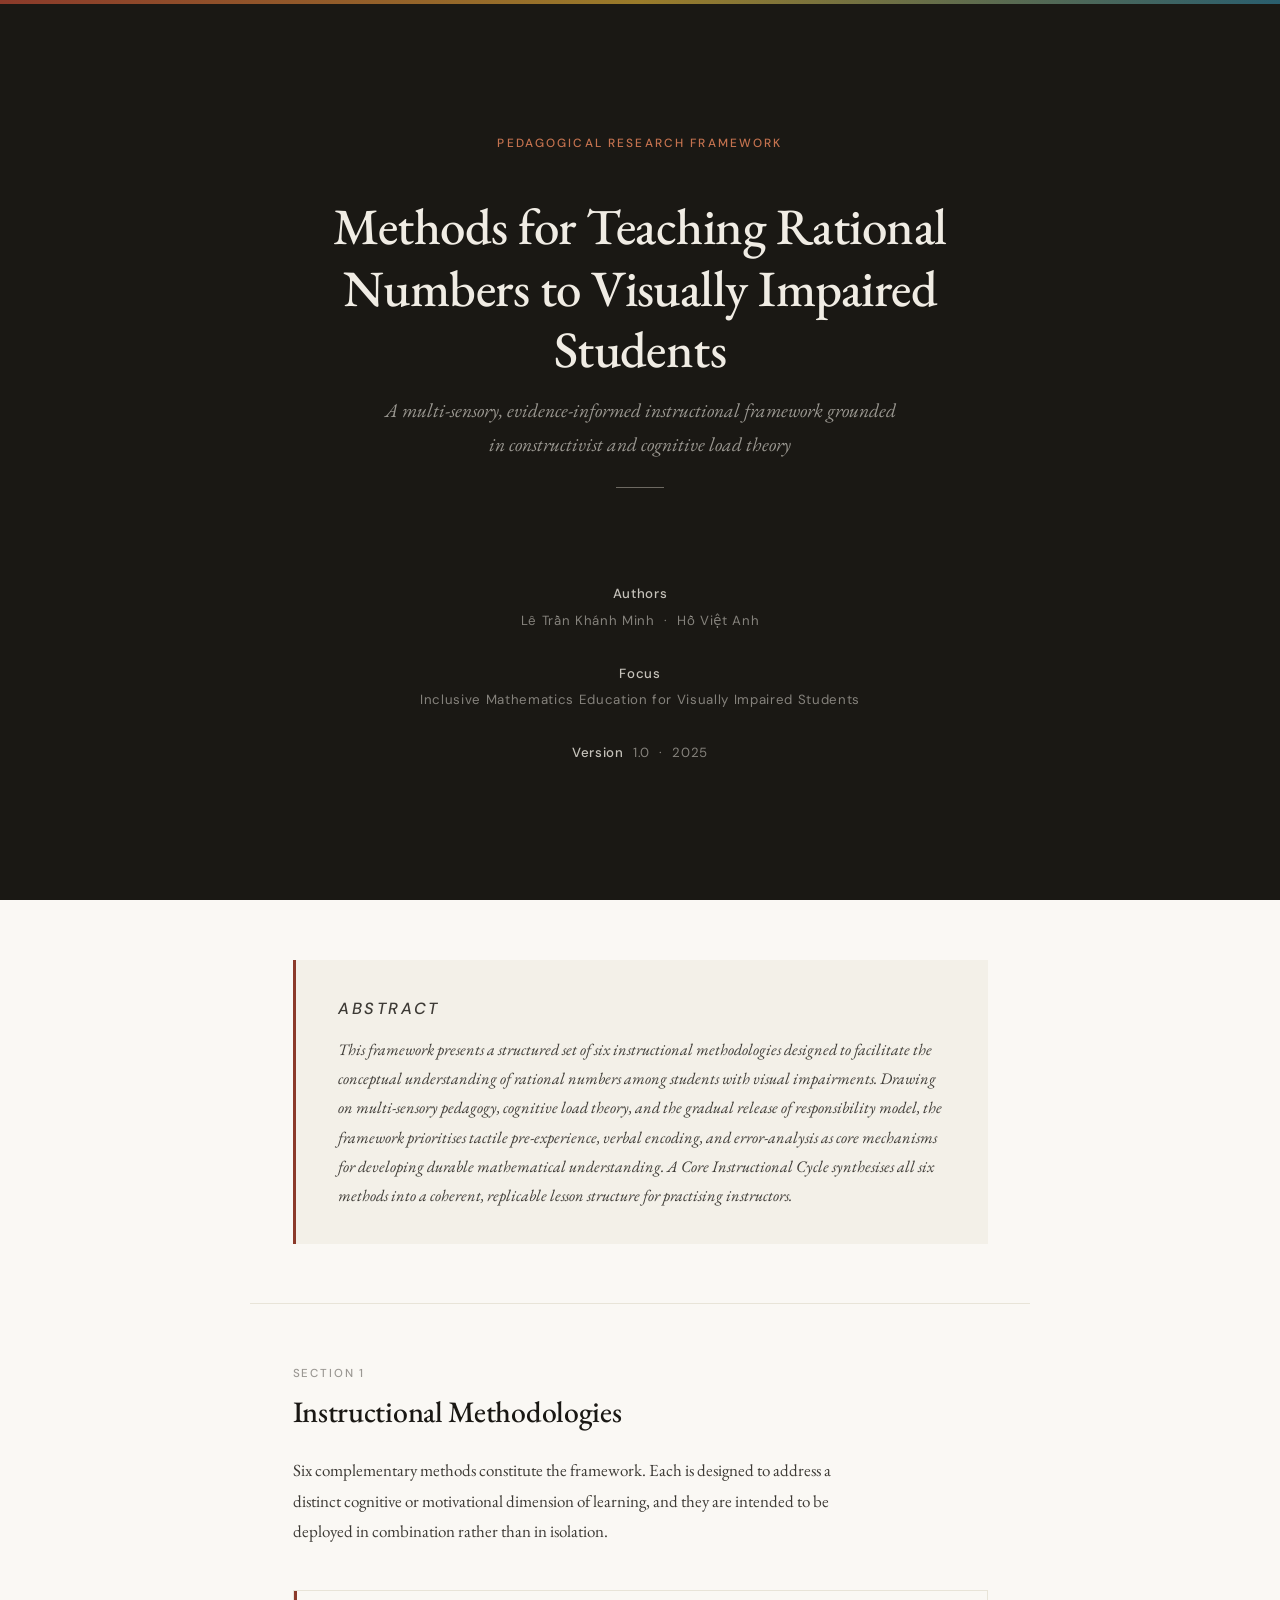
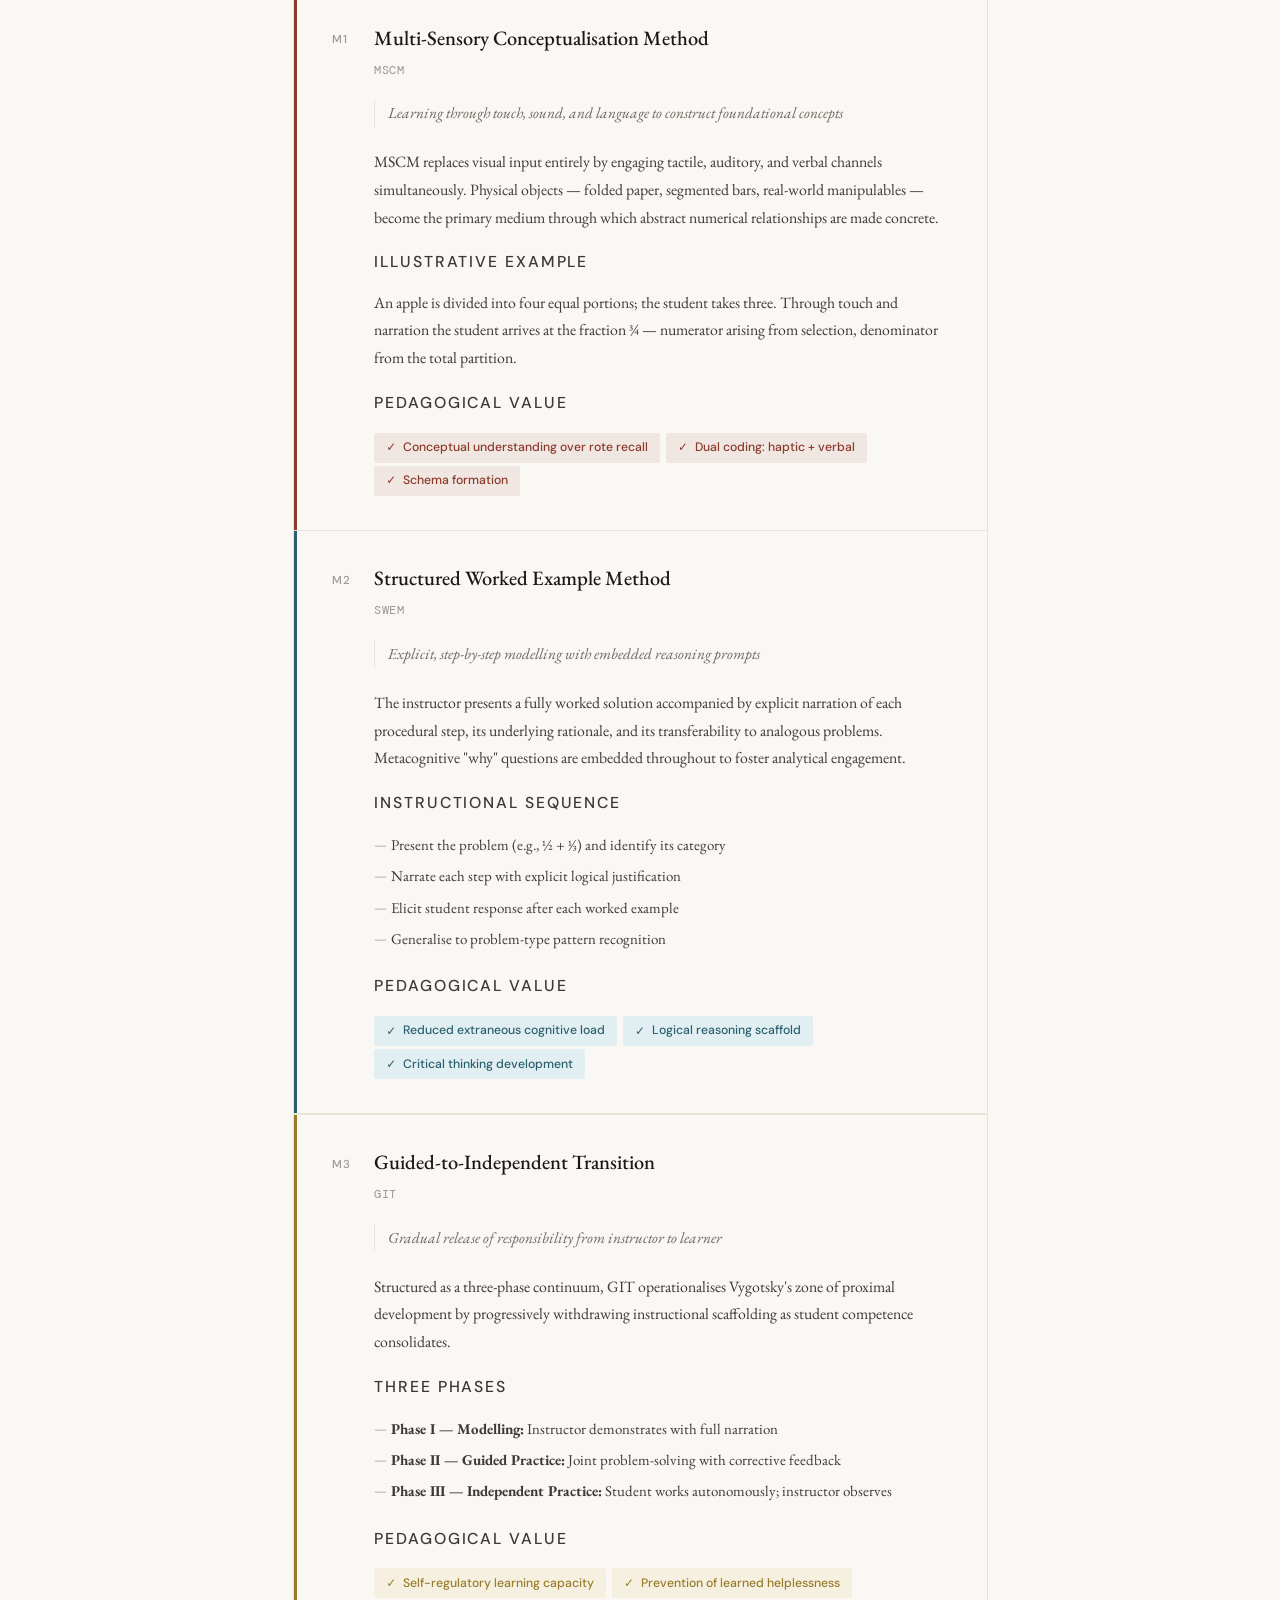
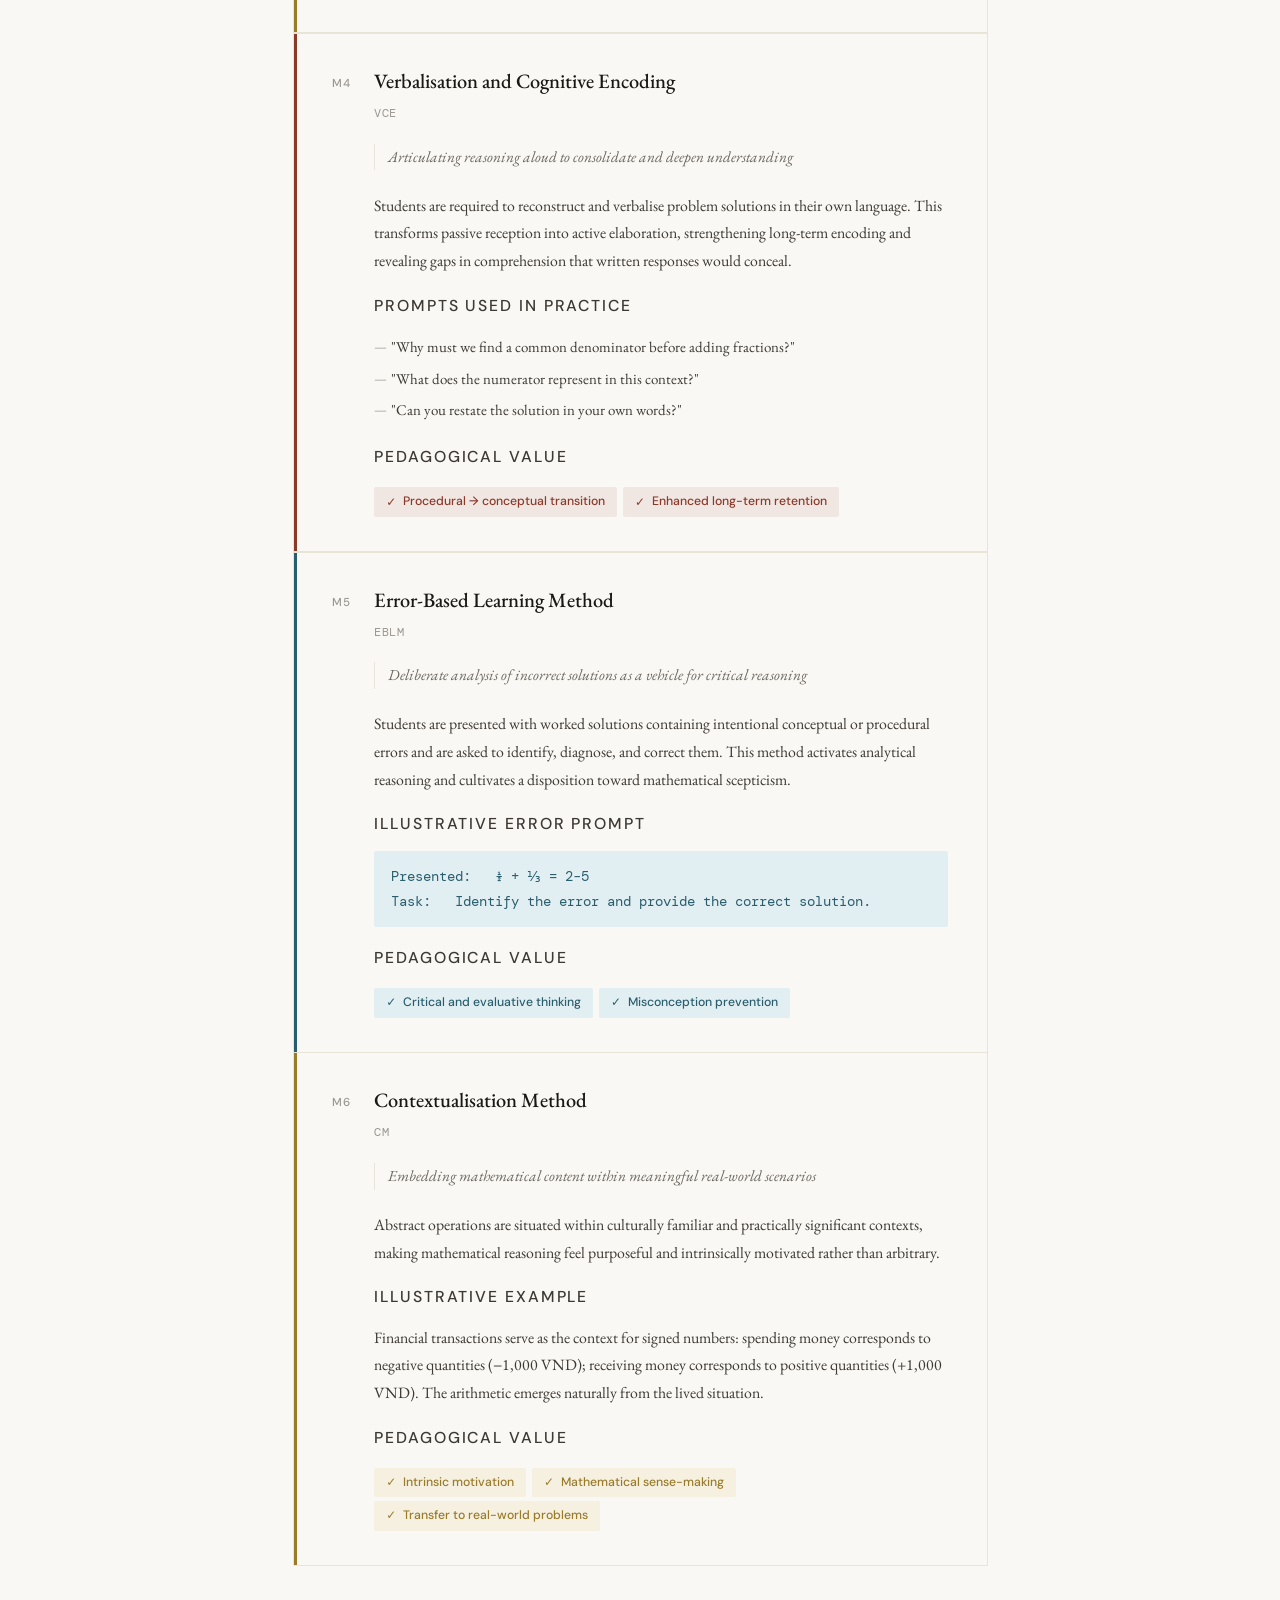
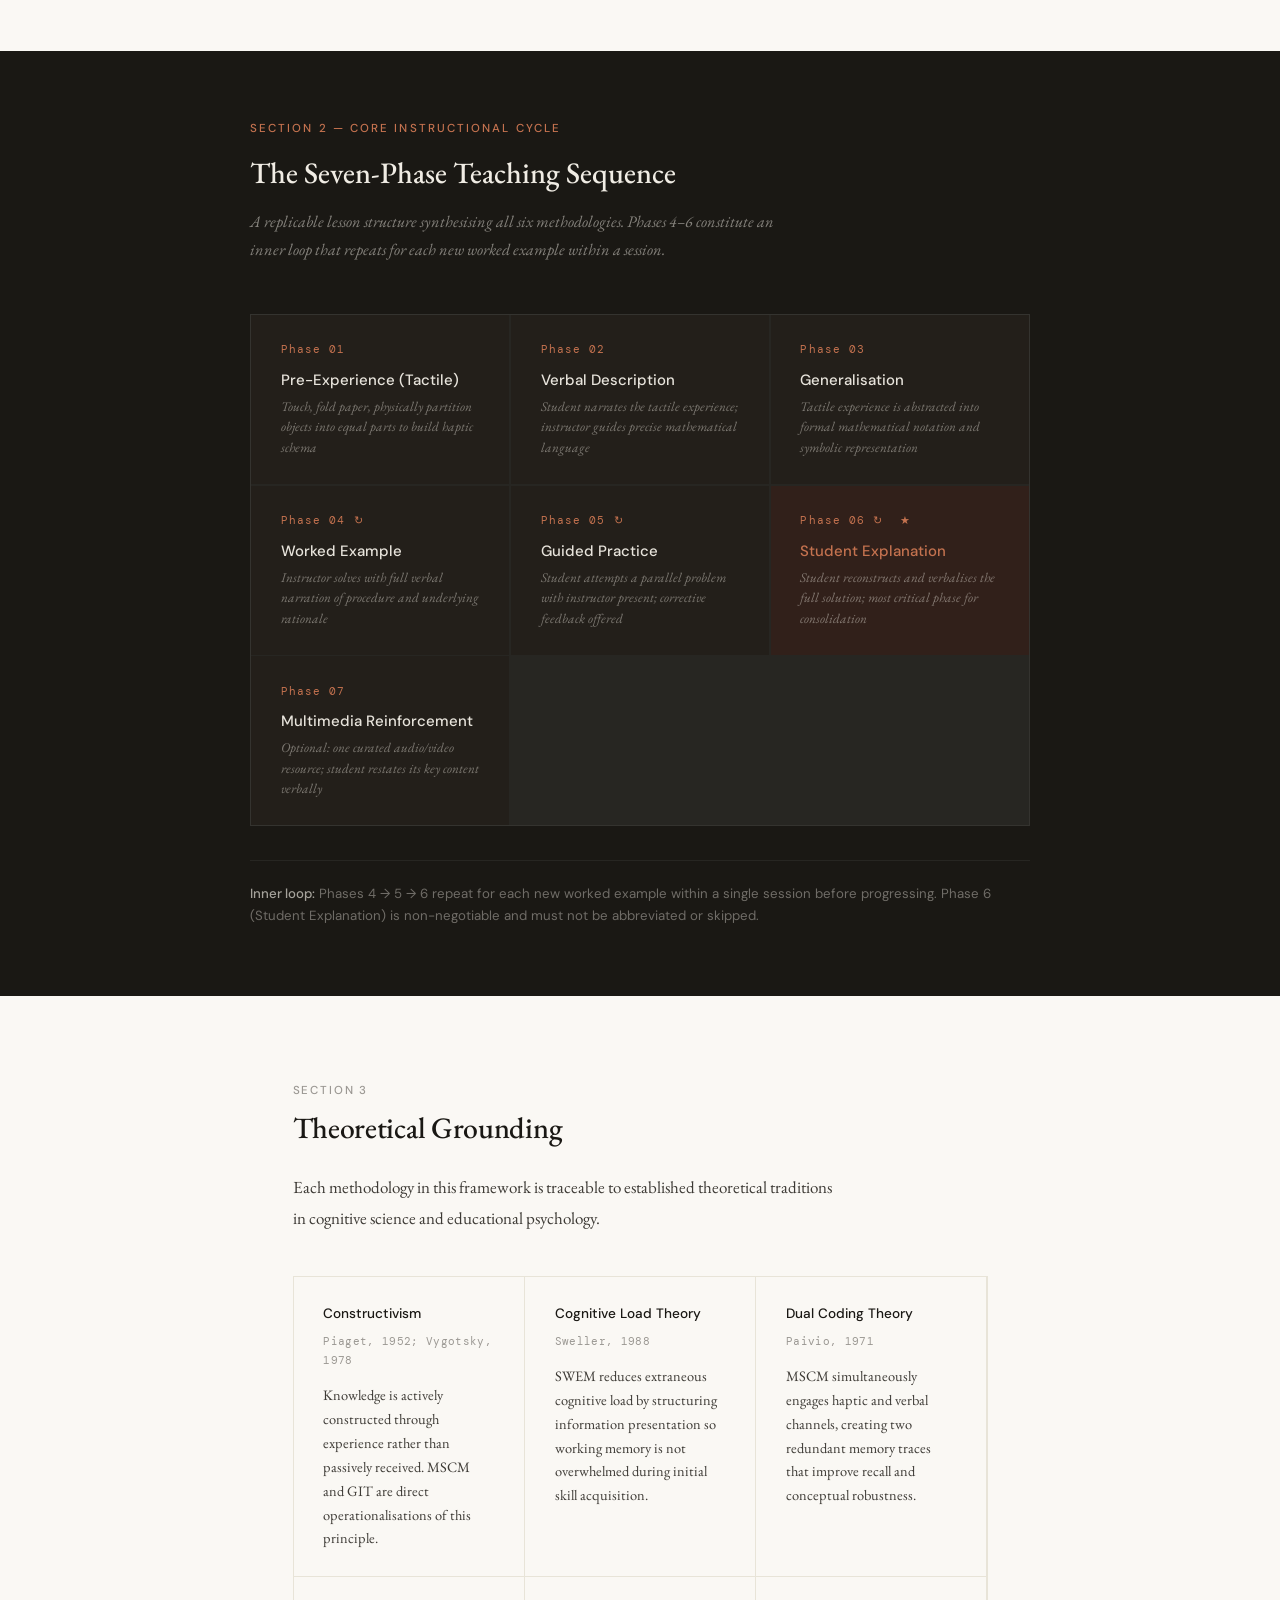
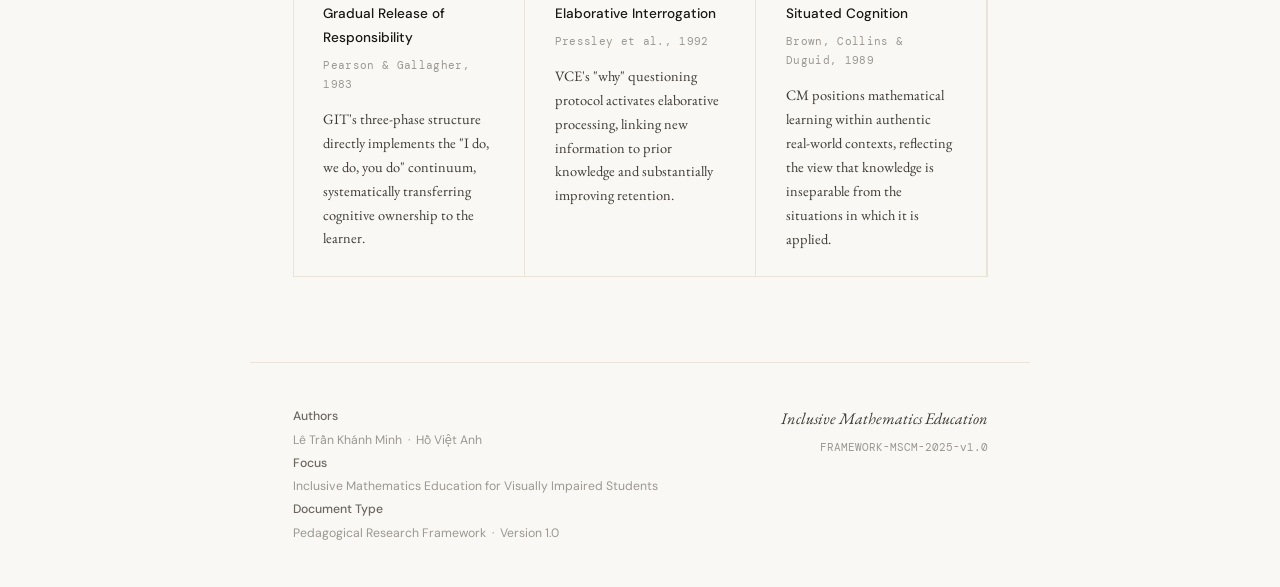
<file: src/index.html>
<!DOCTYPE html>
<html lang="en">
<head>
  <meta charset="UTF-8">
  <meta name="viewport" content="width=device-width, initial-scale=1.0">
  <title>Pedagogical Framework for Teaching Rational Numbers to Visually Impaired Students</title>

  <!-- Fonts -->
  <link rel="preconnect" href="https://fonts.googleapis.com">
  <link href="https://fonts.googleapis.com/css2?family=EB+Garamond:ital,wght@0,400;0,500;0,600;1,400;1,500&family=DM+Sans:wght@300;400;500&family=DM+Mono:wght@400&display=swap" rel="stylesheet">

  <!-- Styles — load order matters -->
  <link rel="stylesheet" href="styles/base.css">
  <link rel="stylesheet" href="styles/layout.css">
  <link rel="stylesheet" href="styles/components.css">
  <link rel="stylesheet" href="styles/sections.css">
</head>
<body>

  <!-- Cover -->
  <div class="cover">
    <p class="cover-eyebrow">Pedagogical Research Framework</p>
    <h1 class="cover-title">Methods for Teaching Rational Numbers to Visually Impaired Students</h1>
    <p class="cover-subtitle">A multi-sensory, evidence-informed instructional framework grounded in constructivist and cognitive load theory</p>
    <div class="cover-rule"></div>
    <div class="cover-meta">
      <strong>Authors</strong><br>
      Lê Trần Khánh Minh &nbsp;·&nbsp; Hồ Việt Anh<br><br>
      <strong>Focus</strong><br>
      Inclusive Mathematics Education for Visually Impaired Students<br><br>
      <strong>Version</strong> &nbsp;1.0 &nbsp;·&nbsp; 2025
    </div>
  </div>

  <!-- Abstract -->
  <div class="page" style="padding-top: 3.5rem; padding-bottom: 3.5rem;">
    <div class="abstract">
      <p class="abstract-label">Abstract</p>
      <p>This framework presents a structured set of six instructional methodologies designed to facilitate the conceptual understanding of rational numbers among students with visual impairments. Drawing on multi-sensory pedagogy, cognitive load theory, and the gradual release of responsibility model, the framework prioritises tactile pre-experience, verbal encoding, and error-analysis as core mechanisms for developing durable mathematical understanding. A Core Instructional Cycle synthesises all six methods into a coherent, replicable lesson structure for practising instructors.</p>
    </div>
  </div>

  <!-- Section 1: Instructional Methodologies -->
  <div class="page" style="padding-top: 3.5rem;">
    <p class="section-num">Section 1</p>
    <h2 class="section-title">Instructional Methodologies</h2>
    <p class="section-intro">Six complementary methods constitute the framework. Each is designed to address a distinct cognitive or motivational dimension of learning, and they are intended to be deployed in combination rather than in isolation.</p>

    <div class="method-grid">

      <!-- M1 -->
      <div class="method-card accent-red">
        <div class="method-header">
          <span class="method-num">M1</span>
          <div class="method-title-block">
            <h3 class="method-name">Multi-Sensory Conceptualisation Method</h3>
            <span class="method-abbr">MSCM</span>
          </div>
        </div>
        <p class="method-tagline">Learning through touch, sound, and language to construct foundational concepts</p>
        <div class="method-body">
          <p>MSCM replaces visual input entirely by engaging tactile, auditory, and verbal channels simultaneously. Physical objects — folded paper, segmented bars, real-world manipulables — become the primary medium through which abstract numerical relationships are made concrete.</p>
          <p class="method-sub">Illustrative Example</p>
          <p>An apple is divided into four equal portions; the student takes three. Through touch and narration the student arrives at the fraction ¾ — numerator arising from selection, denominator from the total partition.</p>
          <p class="method-sub">Pedagogical Value</p>
          <div>
            <span class="value-chip red">Conceptual understanding over rote recall</span>
            <span class="value-chip red">Dual coding: haptic + verbal</span>
            <span class="value-chip red">Schema formation</span>
          </div>
        </div>
      </div>

      <!-- M2 -->
      <div class="method-card accent-teal">
        <div class="method-header">
          <span class="method-num">M2</span>
          <div class="method-title-block">
            <h3 class="method-name">Structured Worked Example Method</h3>
            <span class="method-abbr">SWEM</span>
          </div>
        </div>
        <p class="method-tagline">Explicit, step-by-step modelling with embedded reasoning prompts</p>
        <div class="method-body">
          <p>The instructor presents a fully worked solution accompanied by explicit narration of each procedural step, its underlying rationale, and its transferability to analogous problems. Metacognitive "why" questions are embedded throughout to foster analytical engagement.</p>
          <p class="method-sub">Instructional Sequence</p>
          <ul class="method-list">
            <li>Present the problem (e.g., ½ + ⅓) and identify its category</li>
            <li>Narrate each step with explicit logical justification</li>
            <li>Elicit student response after each worked example</li>
            <li>Generalise to problem-type pattern recognition</li>
          </ul>
          <p class="method-sub">Pedagogical Value</p>
          <div>
            <span class="value-chip teal">Reduced extraneous cognitive load</span>
            <span class="value-chip teal">Logical reasoning scaffold</span>
            <span class="value-chip teal">Critical thinking development</span>
          </div>
        </div>
      </div>

      <!-- M3 -->
      <div class="method-card accent-gold">
        <div class="method-header">
          <span class="method-num">M3</span>
          <div class="method-title-block">
            <h3 class="method-name">Guided-to-Independent Transition</h3>
            <span class="method-abbr">GIT</span>
          </div>
        </div>
        <p class="method-tagline">Gradual release of responsibility from instructor to learner</p>
        <div class="method-body">
          <p>Structured as a three-phase continuum, GIT operationalises Vygotsky's zone of proximal development by progressively withdrawing instructional scaffolding as student competence consolidates.</p>
          <p class="method-sub">Three Phases</p>
          <ul class="method-list">
            <li><strong>Phase I — Modelling:</strong> Instructor demonstrates with full narration</li>
            <li><strong>Phase II — Guided Practice:</strong> Joint problem-solving with corrective feedback</li>
            <li><strong>Phase III — Independent Practice:</strong> Student works autonomously; instructor observes</li>
          </ul>
          <p class="method-sub">Pedagogical Value</p>
          <div>
            <span class="value-chip gold">Self-regulatory learning capacity</span>
            <span class="value-chip gold">Prevention of learned helplessness</span>
          </div>
        </div>
      </div>

      <!-- M4 -->
      <div class="method-card accent-red">
        <div class="method-header">
          <span class="method-num">M4</span>
          <div class="method-title-block">
            <h3 class="method-name">Verbalisation and Cognitive Encoding</h3>
            <span class="method-abbr">VCE</span>
          </div>
        </div>
        <p class="method-tagline">Articulating reasoning aloud to consolidate and deepen understanding</p>
        <div class="method-body">
          <p>Students are required to reconstruct and verbalise problem solutions in their own language. This transforms passive reception into active elaboration, strengthening long-term encoding and revealing gaps in comprehension that written responses would conceal.</p>
          <p class="method-sub">Prompts Used in Practice</p>
          <ul class="method-list">
            <li>"Why must we find a common denominator before adding fractions?"</li>
            <li>"What does the numerator represent in this context?"</li>
            <li>"Can you restate the solution in your own words?"</li>
          </ul>
          <p class="method-sub">Pedagogical Value</p>
          <div>
            <span class="value-chip red">Procedural → conceptual transition</span>
            <span class="value-chip red">Enhanced long-term retention</span>
          </div>
        </div>
      </div>

      <!-- M5 -->
      <div class="method-card accent-teal">
        <div class="method-header">
          <span class="method-num">M5</span>
          <div class="method-title-block">
            <h3 class="method-name">Error-Based Learning Method</h3>
            <span class="method-abbr">EBLM</span>
          </div>
        </div>
        <p class="method-tagline">Deliberate analysis of incorrect solutions as a vehicle for critical reasoning</p>
        <div class="method-body">
          <p>Students are presented with worked solutions containing intentional conceptual or procedural errors and are asked to identify, diagnose, and correct them. This method activates analytical reasoning and cultivates a disposition toward mathematical scepticism.</p>
          <p class="method-sub">Illustrative Error Prompt</p>
          <p style="font-family: var(--mono); font-size: 0.85rem; background: var(--teal-faint); padding: 0.75rem 1rem; border-radius: 2px; color: var(--teal);">
            Presented: &nbsp; ½ + ⅓ = 2⁄5<br>
            Task: &nbsp; Identify the error and provide the correct solution.
          </p>
          <p class="method-sub">Pedagogical Value</p>
          <div>
            <span class="value-chip teal">Critical and evaluative thinking</span>
            <span class="value-chip teal">Misconception prevention</span>
          </div>
        </div>
      </div>

      <!-- M6 -->
      <div class="method-card accent-gold">
        <div class="method-header">
          <span class="method-num">M6</span>
          <div class="method-title-block">
            <h3 class="method-name">Contextualisation Method</h3>
            <span class="method-abbr">CM</span>
          </div>
        </div>
        <p class="method-tagline">Embedding mathematical content within meaningful real-world scenarios</p>
        <div class="method-body">
          <p>Abstract operations are situated within culturally familiar and practically significant contexts, making mathematical reasoning feel purposeful and intrinsically motivated rather than arbitrary.</p>
          <p class="method-sub">Illustrative Example</p>
          <p>Financial transactions serve as the context for signed numbers: spending money corresponds to negative quantities (−1,000 VND); receiving money corresponds to positive quantities (+1,000 VND). The arithmetic emerges naturally from the lived situation.</p>
          <p class="method-sub">Pedagogical Value</p>
          <div>
            <span class="value-chip gold">Intrinsic motivation</span>
            <span class="value-chip gold">Mathematical sense-making</span>
            <span class="value-chip gold">Transfer to real-world problems</span>
          </div>
        </div>
      </div>

    </div>
  </div>

  <!-- Section 2: Core Instructional Cycle -->
  <div class="cycle-section">
    <div class="cycle-inner">
      <p class="cycle-label">Section 2 — Core Instructional Cycle</p>
      <h2 class="cycle-title">The Seven-Phase Teaching Sequence</h2>
      <p class="cycle-subtitle">A replicable lesson structure synthesising all six methodologies. Phases 4–6 constitute an inner loop that repeats for each new worked example within a session.</p>

      <div class="cycle-steps">
        <div class="cycle-step">
          <p class="cycle-step-num">Phase 01</p>
          <p class="cycle-step-name">Pre-Experience (Tactile)</p>
          <p class="cycle-step-desc">Touch, fold paper, physically partition objects into equal parts to build haptic schema</p>
        </div>
        <div class="cycle-step">
          <p class="cycle-step-num">Phase 02</p>
          <p class="cycle-step-name">Verbal Description</p>
          <p class="cycle-step-desc">Student narrates the tactile experience; instructor guides precise mathematical language</p>
        </div>
        <div class="cycle-step">
          <p class="cycle-step-num">Phase 03</p>
          <p class="cycle-step-name">Generalisation</p>
          <p class="cycle-step-desc">Tactile experience is abstracted into formal mathematical notation and symbolic representation</p>
        </div>
        <div class="cycle-step">
          <p class="cycle-step-num">Phase 04 ↻</p>
          <p class="cycle-step-name">Worked Example</p>
          <p class="cycle-step-desc">Instructor solves with full verbal narration of procedure and underlying rationale</p>
        </div>
        <div class="cycle-step">
          <p class="cycle-step-num">Phase 05 ↻</p>
          <p class="cycle-step-name">Guided Practice</p>
          <p class="cycle-step-desc">Student attempts a parallel problem with instructor present; corrective feedback offered</p>
        </div>
        <div class="cycle-step emphasis">
          <p class="cycle-step-num">Phase 06 ↻ &nbsp;★</p>
          <p class="cycle-step-name">Student Explanation</p>
          <p class="cycle-step-desc">Student reconstructs and verbalises the full solution; most critical phase for consolidation</p>
        </div>
        <div class="cycle-step">
          <p class="cycle-step-num">Phase 07</p>
          <p class="cycle-step-name">Multimedia Reinforcement</p>
          <p class="cycle-step-desc">Optional: one curated audio/video resource; student restates its key content verbally</p>
        </div>
      </div>

      <p class="cycle-note">
        <em>Inner loop:</em> Phases 4 → 5 → 6 repeat for each new worked example within a single session before progressing. Phase 6 (Student Explanation) is non-negotiable and must not be abbreviated or skipped.
      </p>
    </div>
  </div>

  <!-- Section 3: Theoretical Grounding -->
  <div class="page">
    <p class="section-num">Section 3</p>
    <h2 class="section-title">Theoretical Grounding</h2>
    <p class="section-intro">Each methodology in this framework is traceable to established theoretical traditions in cognitive science and educational psychology.</p>

    <div class="theory-grid">
      <div class="theory-card">
        <p class="theory-name">Constructivism</p>
        <p class="theory-source">Piaget, 1952; Vygotsky, 1978</p>
        <p class="theory-desc">Knowledge is actively constructed through experience rather than passively received. MSCM and GIT are direct operationalisations of this principle.</p>
      </div>
      <div class="theory-card">
        <p class="theory-name">Cognitive Load Theory</p>
        <p class="theory-source">Sweller, 1988</p>
        <p class="theory-desc">SWEM reduces extraneous cognitive load by structuring information presentation so working memory is not overwhelmed during initial skill acquisition.</p>
      </div>
      <div class="theory-card">
        <p class="theory-name">Dual Coding Theory</p>
        <p class="theory-source">Paivio, 1971</p>
        <p class="theory-desc">MSCM simultaneously engages haptic and verbal channels, creating two redundant memory traces that improve recall and conceptual robustness.</p>
      </div>
      <div class="theory-card">
        <p class="theory-name">Gradual Release of Responsibility</p>
        <p class="theory-source">Pearson &amp; Gallagher, 1983</p>
        <p class="theory-desc">GIT's three-phase structure directly implements the "I do, we do, you do" continuum, systematically transferring cognitive ownership to the learner.</p>
      </div>
      <div class="theory-card">
        <p class="theory-name">Elaborative Interrogation</p>
        <p class="theory-source">Pressley et al., 1992</p>
        <p class="theory-desc">VCE's "why" questioning protocol activates elaborative processing, linking new information to prior knowledge and substantially improving retention.</p>
      </div>
      <div class="theory-card">
        <p class="theory-name">Situated Cognition</p>
        <p class="theory-source">Brown, Collins &amp; Duguid, 1989</p>
        <p class="theory-desc">CM positions mathematical learning within authentic real-world contexts, reflecting the view that knowledge is inseparable from the situations in which it is applied.</p>
      </div>
    </div>
  </div>

  <!-- Footer -->
  <div class="doc-footer">
    <div class="footer-left">
      <strong>Authors</strong><br>
      Lê Trần Khánh Minh &nbsp;·&nbsp; Hồ Việt Anh<br>
      <strong>Focus</strong><br>
      Inclusive Mathematics Education for Visually Impaired Students<br>
      <strong>Document Type</strong><br>
      Pedagogical Research Framework &nbsp;·&nbsp; Version 1.0
    </div>
    <div class="footer-right">
      <p class="footer-project">Inclusive Mathematics Education</p>
      <p class="footer-version">FRAMEWORK-MSCM-2025-v1.0</p>
    </div>
  </div>

  <script src="js/main.js"></script>
</body>
</html>
</file>
<file: src/styles/base.css>
/* ============================================================
   BASE.CSS
   Reset · CSS Custom Properties · Typography
   Pedagogical Framework — Math4Money Initiative
   ============================================================ */

*, *::before, *::after {
  box-sizing: border-box;
  margin: 0;
  padding: 0;
}

/* ── Design Tokens ── */
:root {
  /* Ink scale */
  --ink:        #1a1814;
  --ink-mid:    #3d3a35;
  --ink-light:  #6b6760;
  --ink-faint:  #9b9893;

  /* Paper scale */
  --paper:      #faf8f4;
  --paper-warm: #f3f0e8;
  --paper-rule: #e8e4d8;

  /* Accent — Red */
  --accent:       #8b3a2a;
  --accent-light: #c4724f;
  --accent-faint: #f0e6e2;

  /* Accent — Teal */
  --teal:       #2a5e6e;
  --teal-light: #4a8fa0;
  --teal-faint: #e2eff2;

  /* Accent — Gold */
  --gold:       #9a7b2a;
  --gold-faint: #f5f0e0;

  /* Typefaces */
  --serif: 'EB Garamond', Georgia, serif;
  --sans:  'DM Sans', system-ui, sans-serif;
  --mono:  'DM Mono', monospace;

  /* Layout */
  --max: 780px;
  --col: 540px;
}

/* ── Base Typography ── */
html {
  font-size: 17px;
  scroll-behavior: smooth;
}

body {
  background: var(--paper);
  color: var(--ink);
  font-family: var(--serif);
  line-height: 1.75;
  -webkit-font-smoothing: antialiased;
}
</file>
<file: src/styles/layout.css>
/* ============================================================
   LAYOUT.CSS
   Page wrapper · Grid · Spacing · Section structure
   Pedagogical Framework — Math4Money Initiative
   ============================================================ */

/* ── Page Wrapper ── */
.page {
  max-width: var(--max);
  margin: 0 auto;
  padding: 5rem 2.5rem;
}

.page + .page {
  border-top: 1px solid var(--paper-rule);
}

/* ── Section Headers ── */
.section-num {
  font-family: var(--sans);
  font-size: 0.68rem;
  font-weight: 500;
  letter-spacing: 0.16em;
  text-transform: uppercase;
  color: var(--ink-faint);
  margin-bottom: 0.5rem;
}

h2.section-title {
  font-family: var(--serif);
  font-size: 1.75rem;
  font-weight: 500;
  line-height: 1.25;
  color: var(--ink);
  margin-bottom: 1.5rem;
  letter-spacing: -0.01em;
}

.section-intro {
  font-size: 1rem;
  color: var(--ink-mid);
  margin-bottom: 2.5rem;
  max-width: var(--col);
  line-height: 1.8;
}

/* ── Theory Grid ── */
.theory-grid {
  display: grid;
  grid-template-columns: repeat(auto-fill, minmax(220px, 1fr));
  gap: 1px;
  background: var(--paper-rule);
  border: 1px solid var(--paper-rule);
}

.theory-card {
  background: var(--paper);
  padding: 1.5rem 1.75rem;
}

.theory-name {
  font-family: var(--sans);
  font-size: 0.8rem;
  font-weight: 500;
  color: var(--ink);
  margin-bottom: 0.35rem;
}

.theory-source {
  font-family: var(--mono);
  font-size: 0.65rem;
  color: var(--ink-faint);
  margin-bottom: 0.75rem;
  letter-spacing: 0.03em;
}

.theory-desc {
  font-family: var(--serif);
  font-size: 0.85rem;
  color: var(--ink-mid);
  line-height: 1.65;
}

/* ── Footer ── */
.doc-footer {
  border-top: 1px solid var(--paper-rule);
  padding: 2.5rem 2.5rem;
  max-width: var(--max);
  margin: 0 auto;
  display: flex;
  justify-content: space-between;
  align-items: flex-start;
  gap: 2rem;
  flex-wrap: wrap;
}

.footer-left {
  font-family: var(--sans);
  font-size: 0.72rem;
  color: var(--ink-faint);
  line-height: 1.9;
}

.footer-left strong {
  color: var(--ink-light);
  font-weight: 500;
}

.footer-right {
  text-align: right;
}

.footer-project {
  font-family: var(--serif);
  font-style: italic;
  font-size: 0.95rem;
  color: var(--ink-mid);
}

.footer-version {
  font-family: var(--mono);
  font-size: 0.65rem;
  color: var(--ink-faint);
  margin-top: 0.25rem;
}

/* ── Print ── */
@media print {
  .cover      { min-height: auto; padding: 4rem 2rem; }
  .cycle-section { padding: 3rem 2rem; }
}
</file>
<file: src/styles/components.css>
/* ============================================================
   COMPONENTS.CSS
   Method cards · Value chips · Abstract block · Lists
   Pedagogical Framework — Math4Money Initiative
   ============================================================ */

/* ── Abstract ── */
.abstract {
  background: var(--paper-warm);
  border-left: 3px solid var(--accent);
  padding: 2rem 2.5rem;
  margin-bottom: 0;
}

.abstract-label {
  font-family: var(--sans);
  font-size: 0.68rem;
  font-weight: 500;
  letter-spacing: 0.16em;
  text-transform: uppercase;
  color: var(--accent);
  margin-bottom: 0.75rem;
}

.abstract p {
  font-size: 0.95rem;
  color: var(--ink-mid);
  font-style: italic;
  line-height: 1.8;
}

/* ── Method Grid ── */
.method-grid {
  display: grid;
  gap: 1.5px;
  background: var(--paper-rule);
  border: 1.5px solid var(--paper-rule);
  margin-bottom: 0;
}

/* ── Method Card ── */
.method-card {
  background: var(--paper);
  padding: 2rem 2.25rem;
  position: relative;
}

.method-card::before {
  content: '';
  position: absolute;
  top: 0; left: 0;
  width: 3px;
  height: 100%;
}

.method-card.accent-red::before  { background: var(--accent); }
.method-card.accent-teal::before { background: var(--teal); }
.method-card.accent-gold::before { background: var(--gold); }

.method-header {
  display: flex;
  align-items: flex-start;
  gap: 1rem;
  margin-bottom: 1rem;
}

.method-num {
  font-family: var(--sans);
  font-size: 0.68rem;
  font-weight: 500;
  letter-spacing: 0.1em;
  color: var(--ink-faint);
  padding-top: 0.35rem;
  min-width: 1.5rem;
  text-transform: uppercase;
}

h3.method-name {
  font-family: var(--serif);
  font-size: 1.2rem;
  font-weight: 500;
  color: var(--ink);
  line-height: 1.3;
  margin-bottom: 0.15rem;
}

.method-abbr {
  font-family: var(--mono);
  font-size: 0.68rem;
  color: var(--ink-faint);
  letter-spacing: 0.05em;
}

.method-tagline {
  font-family: var(--serif);
  font-style: italic;
  font-size: 0.9rem;
  color: var(--ink-light);
  margin-left: 2.5rem;
  margin-bottom: 1.25rem;
  padding-left: 0.75rem;
  border-left: 1px solid var(--paper-rule);
}

.method-body {
  margin-left: 2.5rem;
}

.method-body p {
  font-size: 0.93rem;
  color: var(--ink-mid);
  margin-bottom: 0.75rem;
  line-height: 1.75;
}

.method-body p:last-child { margin-bottom: 0; }

.method-sub {
  font-family: var(--sans);
  font-size: 0.7rem;
  font-weight: 500;
  letter-spacing: 0.12em;
  text-transform: uppercase;
  color: var(--ink-light);
  margin: 1rem 0 0.5rem;
}

/* ── Method List ── */
.method-list {
  list-style: none;
  padding: 0;
  margin-bottom: 0.75rem;
}

.method-list li {
  font-size: 0.88rem;
  color: var(--ink-mid);
  padding: 0.2rem 0;
  padding-left: 1rem;
  position: relative;
  line-height: 1.65;
}

.method-list li::before {
  content: '—';
  position: absolute;
  left: 0;
  color: var(--ink-faint);
  font-size: 0.8rem;
}

/* ── Value Chips ── */
.value-chip {
  display: inline-flex;
  align-items: center;
  gap: 0.4rem;
  font-family: var(--sans);
  font-size: 0.72rem;
  font-weight: 500;
  padding: 0.25rem 0.7rem;
  border-radius: 2px;
  margin: 0.2rem 0.2rem 0 0;
}

.value-chip.red  { background: var(--accent-faint); color: var(--accent); }
.value-chip.teal { background: var(--teal-faint);   color: var(--teal);   }
.value-chip.gold { background: var(--gold-faint);   color: var(--gold);   }

.value-chip::before {
  content: '✓';
  font-size: 0.7rem;
}
</file>
<file: src/styles/sections.css>
/* ============================================================
   SECTIONS.CSS
   Cover · Core Instructional Cycle · Dark-background sections
   Pedagogical Framework — Math4Money Initiative
   ============================================================ */

/* ── Cover ── */
.cover {
  background: var(--ink);
  color: var(--paper);
  min-height: 100vh;
  display: flex;
  flex-direction: column;
  align-items: center;
  justify-content: center;
  text-align: center;
  padding: 5rem 2rem;
  position: relative;
  overflow: hidden;
}

.cover::before {
  content: '';
  position: absolute;
  top: 0; left: 0; right: 0;
  height: 4px;
  background: linear-gradient(90deg, var(--accent) 0%, var(--gold) 50%, var(--teal) 100%);
}

.cover-rule {
  width: 48px;
  height: 1px;
  background: var(--paper-rule);
  opacity: 0.4;
  margin: 1.5rem auto;
}

.cover-eyebrow {
  font-family: var(--sans);
  font-size: 0.7rem;
  font-weight: 500;
  letter-spacing: 0.18em;
  text-transform: uppercase;
  color: var(--accent-light);
  margin-bottom: 2.5rem;
}

.cover-title {
  font-family: var(--serif);
  font-size: clamp(2rem, 4vw, 3rem);
  font-weight: 500;
  line-height: 1.2;
  letter-spacing: -0.01em;
  max-width: 680px;
  color: #f0ece4;
}

.cover-subtitle {
  font-family: var(--serif);
  font-style: italic;
  font-size: 1.15rem;
  color: rgba(240,236,228,0.6);
  margin-top: 0.75rem;
  max-width: 520px;
}

.cover-meta {
  margin-top: 4rem;
  font-family: var(--sans);
  font-size: 0.78rem;
  color: rgba(240,236,228,0.5);
  letter-spacing: 0.05em;
  line-height: 2;
}

.cover-meta strong {
  color: rgba(240,236,228,0.8);
  font-weight: 500;
}

/* ── Core Instructional Cycle ── */
.cycle-section {
  background: var(--ink);
  color: var(--paper);
  padding: 4rem 2.5rem;
  max-width: 100%;
}

.cycle-inner {
  max-width: var(--max);
  margin: 0 auto;
}

.cycle-label {
  font-family: var(--sans);
  font-size: 0.68rem;
  font-weight: 500;
  letter-spacing: 0.18em;
  text-transform: uppercase;
  color: var(--accent-light);
  margin-bottom: 0.5rem;
}

.cycle-title {
  font-family: var(--serif);
  font-size: 1.75rem;
  font-weight: 500;
  color: #f0ece4;
  margin-bottom: 0.5rem;
}

.cycle-subtitle {
  font-family: var(--serif);
  font-style: italic;
  font-size: 0.95rem;
  color: rgba(240,236,228,0.5);
  margin-bottom: 3rem;
  max-width: 560px;
  line-height: 1.7;
}

.cycle-steps {
  display: grid;
  grid-template-columns: repeat(auto-fill, minmax(200px, 1fr));
  gap: 1.5px;
  background: rgba(255,255,255,0.06);
  border: 1.5px solid rgba(255,255,255,0.06);
  margin-bottom: 2rem;
}

.cycle-step {
  background: #231f1a;
  padding: 1.5rem 1.75rem;
}

.cycle-step-num {
  font-family: var(--mono);
  font-size: 0.65rem;
  letter-spacing: 0.1em;
  color: var(--accent-light);
  margin-bottom: 0.6rem;
}

.cycle-step-name {
  font-family: var(--sans);
  font-size: 0.88rem;
  font-weight: 500;
  color: #e8e4dc;
  margin-bottom: 0.4rem;
  line-height: 1.35;
}

.cycle-step-desc {
  font-family: var(--serif);
  font-style: italic;
  font-size: 0.78rem;
  color: rgba(232,228,220,0.45);
  line-height: 1.55;
}

.cycle-step.emphasis {
  background: #31201a;
}

.cycle-step.emphasis .cycle-step-name {
  color: var(--accent-light);
}

.cycle-note {
  font-family: var(--sans);
  font-size: 0.78rem;
  color: rgba(240,236,228,0.4);
  border-top: 1px solid rgba(255,255,255,0.06);
  padding-top: 1.25rem;
  line-height: 1.7;
}

.cycle-note em {
  color: rgba(240,236,228,0.65);
  font-style: normal;
  font-weight: 500;
}
</file>
